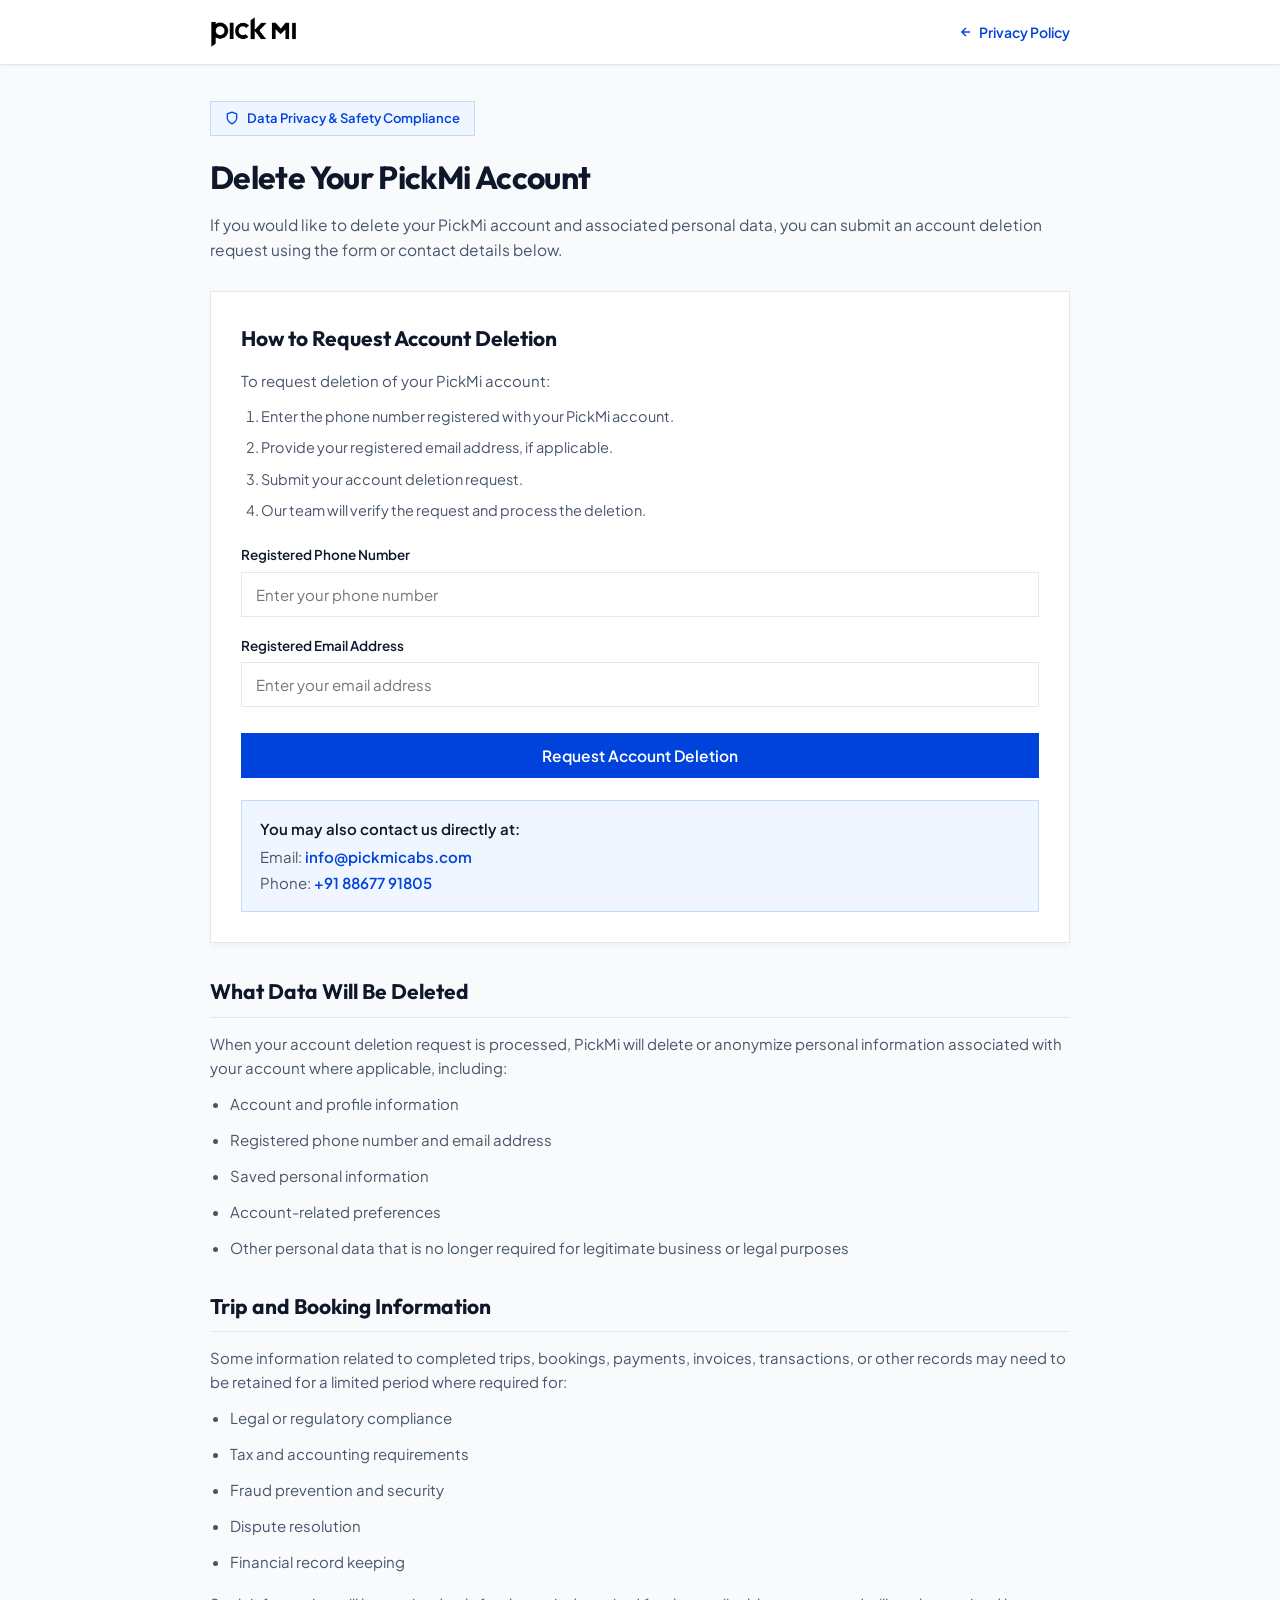
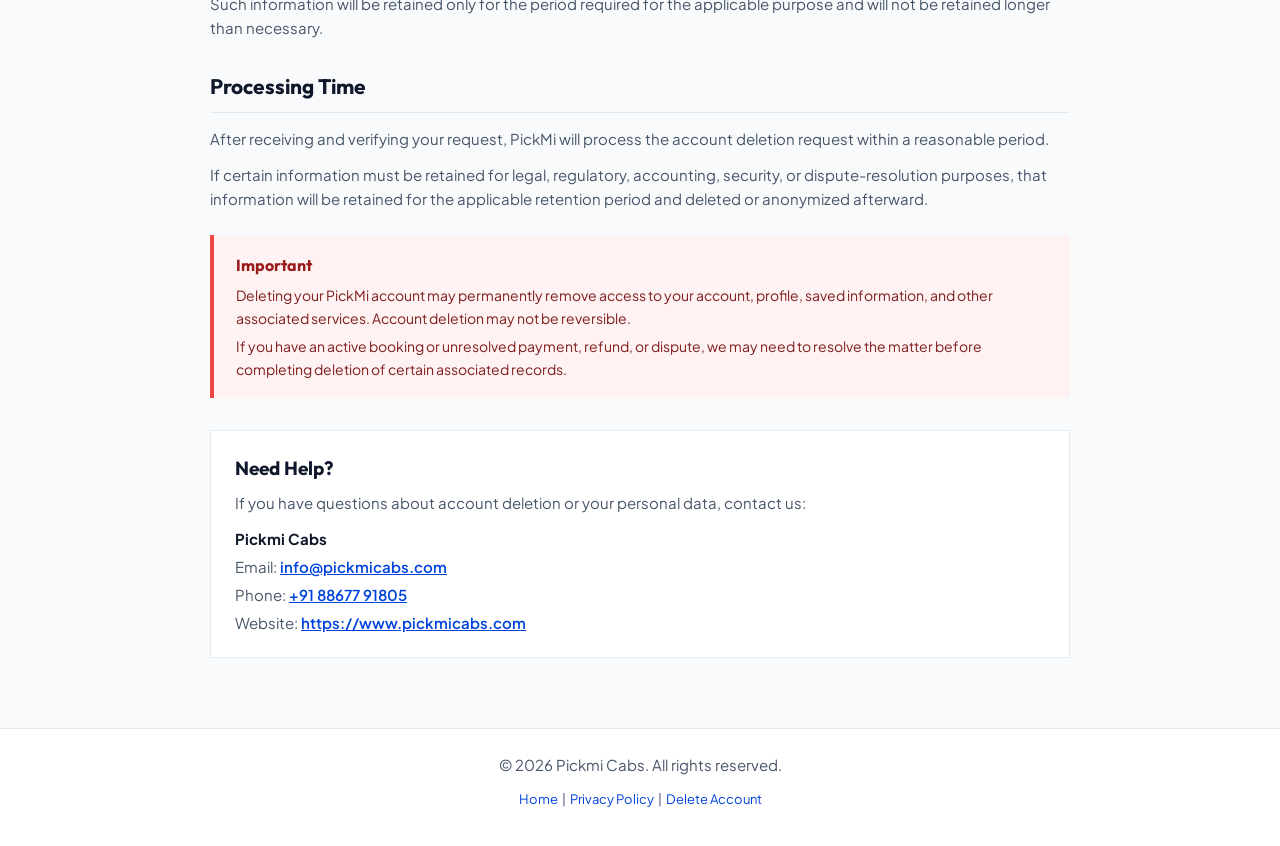
<file: account-deletion.html>
<!DOCTYPE html>
<html lang="en">
<head>
  <meta charset="UTF-8">
  <meta name="viewport" content="width=device-width, initial-scale=1.0">
  <title>Delete Your Pickmi Account | Pickmi Cabs</title>
  <meta name="description" content="Submit an account deletion request for your PickMi account and associated personal data. Compliant with Google Play &amp; App Store Data Safety policy requirements.">
  <meta name="keywords" content="PickMi delete account, PickMi account deletion request, PickMi privacy, remove account data">
  <link rel="canonical" href="https://www.pickmicabs.com/account-deletion.html">

  <!-- Favicon System (Multi-resolution, cross-browser, cache-busted) -->
  <link rel="shortcut icon" href="favicon.ico?v=3">
  <link rel="icon" type="image/x-icon" href="favicon.ico?v=3">
  <link rel="icon" type="image/png" sizes="16x16" href="assets/favicon-16x16.png?v=3">
  <link rel="icon" type="image/png" sizes="32x32" href="assets/favicon-32x32.png?v=3">
  <link rel="icon" type="image/png" sizes="48x48" href="assets/favicon-48x48.png?v=3">
  <link rel="icon" type="image/png" sizes="96x96" href="assets/favicon-96x96.png?v=3">
  <link rel="icon" type="image/png" sizes="192x192" href="assets/favicon-192x192.png?v=3">
  <link rel="apple-touch-icon" sizes="180x180" href="assets/apple-touch-icon.png?v=3">
  <link rel="manifest" href="site.webmanifest?v=3">
  <meta name="theme-color" content="#0043DC">

  <!-- Google Fonts -->
  <link rel="preconnect" href="https://fonts.googleapis.com">
  <link rel="preconnect" href="https://fonts.gstatic.com" crossorigin>
  <link href="https://fonts.googleapis.com/css2?family=Outfit:wght@500;600;700;800&family=Plus+Jakarta+Sans:wght@400;500;600;700&display=swap" rel="stylesheet">

  <style>
    :root {
      --primary: #0043DC;
      --primary-hover: #0033B3;
      --success: #10B981;
      --danger: #EF4444;
      --text-main: #0F172A;
      --text-muted: #475569;
      --bg-body: #F8FAFC;
      --bg-card: #FFFFFF;
      --border: #E2E8F0;
      --radius: 0px;
    }

    * { box-sizing: border-box; margin: 0; padding: 0; border-radius: 0px !important; -webkit-border-radius: 0px !important; }
    *, *::before, *::after { border-radius: 0px !important; -webkit-border-radius: 0px !important; }

    body {
      font-family: 'Plus Jakarta Sans', -apple-system, BlinkMacSystemFont, 'Segoe UI', Roboto, sans-serif;
      background-color: var(--bg-body);
      color: var(--text-main);
      line-height: 1.6;
      -webkit-font-smoothing: antialiased;
    }

    header {
      border-bottom: 1px solid var(--border);
      padding: 16px 0;
      background: #FFFFFF;
      position: sticky;
      top: 0;
      z-index: 100;
      box-shadow: 0 1px 3px rgba(0,0,0,0.05);
    }

    .header-container {
      max-width: 900px;
      margin: 0 auto;
      padding: 0 20px;
      display: flex;
      align-items: center;
      justify-content: space-between;
    }

    .brand-link {
      display: inline-flex;
      align-items: center;
      text-decoration: none;
    }

    .brand-logo {
      height: 32px;
      width: auto;
      display: block;
    }

    .brand-text {
      font-family: 'Outfit', sans-serif;
      font-size: 24px;
      font-weight: 700;
      color: #0F172A;
    }

    .brand-text span { color: var(--primary); }

    .nav-back {
      font-size: 14px;
      font-weight: 600;
      color: var(--primary);
      text-decoration: none;
      display: inline-flex;
      align-items: center;
      gap: 6px;
    }
    .nav-back:hover { text-decoration: underline; }

    .container {
      max-width: 900px;
      margin: 36px auto 70px;
      padding: 0 20px;
    }

    .hero-badge {
      display: inline-flex;
      align-items: center;
      gap: 8px;
      background: #EFF6FF;
      color: var(--primary);
      border: 1px solid #BFDBFE;
      padding: 6px 14px;
      border-radius: 999px;
      font-size: 13px;
      font-weight: 600;
      margin-bottom: 16px;
    }

    .hero-badge svg {
      width: 14px;
      height: 14px;
    }

    h1 {
      font-family: 'Outfit', sans-serif;
      font-size: 32px;
      font-weight: 700;
      color: var(--text-main);
      margin-bottom: 10px;
      letter-spacing: -0.02em;
    }

    .subtitle {
      font-size: 15.5px;
      color: var(--text-muted);
      margin-bottom: 28px;
    }

    .card {
      background: var(--bg-card);
      border: 1px solid var(--border);
      border-radius: var(--radius);
      padding: 30px;
      box-shadow: 0 4px 6px -1px rgba(0, 0, 0, 0.04);
      margin-bottom: 32px;
    }

    .card-title {
      font-family: 'Outfit', sans-serif;
      font-size: 21px;
      font-weight: 700;
      margin-bottom: 14px;
      color: var(--text-main);
    }

    .instructions-list {
      margin-bottom: 22px;
      padding-left: 20px;
    }

    .instructions-list li {
      color: var(--text-muted);
      font-size: 14.5px;
      margin-bottom: 8px;
    }

    .form-group {
      margin-bottom: 18px;
    }

    .form-label {
      display: block;
      font-size: 13.5px;
      font-weight: 600;
      color: var(--text-main);
      margin-bottom: 6px;
    }

    .form-control {
      width: 100%;
      padding: 12px 14px;
      border: 1px solid var(--border);
      border-radius: 8px;
      font-size: 15px;
      font-family: inherit;
      color: var(--text-main);
      background-color: #FFFFFF;
      transition: border-color 0.2s, box-shadow 0.2s;
    }

    .form-control:focus {
      outline: none;
      border-color: var(--primary);
      box-shadow: 0 0 0 3px rgba(0, 67, 220, 0.15);
    }

    .btn-submit {
      width: 100%;
      background-color: var(--primary);
      color: #FFFFFF;
      border: none;
      padding: 13px 24px;
      border-radius: 8px;
      font-size: 15.5px;
      font-weight: 600;
      font-family: inherit;
      cursor: pointer;
      transition: background-color 0.2s;
      margin-top: 8px;
    }

    .btn-submit:hover {
      background-color: var(--primary-hover);
    }

    .contact-box {
      background-color: #EFF6FF;
      border: 1px solid #BFDBFE;
      border-radius: 8px;
      padding: 16px 18px;
      margin-top: 22px;
      font-size: 14px;
    }

    .contact-box a {
      color: var(--primary);
      font-weight: 600;
      text-decoration: none;
    }

    .contact-box a:hover {
      text-decoration: underline;
    }

    h2 {
      font-family: 'Outfit', sans-serif;
      font-size: 21px;
      font-weight: 700;
      margin: 30px 0 14px;
      color: var(--text-main);
      border-bottom: 1.5px solid var(--border);
      padding-bottom: 8px;
    }

    p, li {
      color: var(--text-muted);
      font-size: 15px;
      margin-bottom: 12px;
    }

    ul {
      padding-left: 20px;
      margin-bottom: 18px;
    }

    .important-box {
      background-color: #FEF2F2;
      border-left: 4px solid var(--danger);
      padding: 18px 22px;
      border-radius: 8px;
      margin: 24px 0;
    }

    .important-box h3 {
      color: #991B1B;
      font-size: 16px;
      margin-bottom: 6px;
      font-family: 'Outfit', sans-serif;
    }

    .important-box p {
      color: #7F1D1D;
      font-size: 14px;
      margin-bottom: 6px;
    }

    .important-box p:last-child {
      margin-bottom: 0;
    }

    .help-section {
      background: var(--bg-card);
      border: 1px solid var(--border);
      padding: 22px 24px;
      border-radius: var(--radius);
      margin-top: 32px;
    }

    .help-section h3 {
      font-family: 'Outfit', sans-serif;
      font-size: 19px;
      margin-bottom: 8px;
    }

    .success-card {
      display: none;
      background: #ECFDF5;
      border: 1px solid #A7F3D0;
      border-radius: var(--radius);
      padding: 28px;
      text-align: center;
      margin-bottom: 20px;
    }

    .success-icon {
      width: 44px;
      height: 44px;
      background: #D1FAE5;
      color: var(--success);
      border-radius: 50%;
      display: flex;
      align-items: center;
      justify-content: center;
      margin: 0 auto 12px;
      font-size: 22px;
      font-weight: bold;
    }

    footer {
      border-top: 1px solid var(--border);
      padding: 24px 0;
      text-align: center;
      font-size: 13.5px;
      color: var(--text-muted);
      background: #FFFFFF;
    }

    footer a {
      color: var(--primary);
      text-decoration: none;
    }
    footer a:hover { text-decoration: underline; }
  </style>
</head>
<body>

  <!-- HEADER -->
  <header>
    <div class="header-container">
      <a href="index.html" class="brand-link" aria-label="Pickmi Home">
        <img src="assets/logo.png" alt="Pickmi Cabs Logo" class="brand-logo" onerror="this.style.display='none';this.nextElementSibling.style.display='inline';">
        <span class="brand-text" style="display:none;">Pick<span>mi</span></span>
      </a>
      <a href="privacy-policy.html" class="nav-back">
        <svg width="14" height="14" viewBox="0 0 24 24" fill="none" stroke="currentColor" stroke-width="2.5">
          <line x1="19" y1="12" x2="5" y2="12"></line>
          <polyline points="12 19 5 12 12 5"></polyline>
        </svg>
        Privacy Policy
      </a>
    </div>
  </header>

  <main class="container">
    <div class="hero-badge">
      <svg viewBox="0 0 24 24" fill="none" stroke="currentColor" stroke-width="2.2" stroke-linecap="round" stroke-linejoin="round">
        <path d="M12 22s8-4 8-10V5l-8-3-8 3v7c0 6 8 10 8 10z"></path>
      </svg>
      Data Privacy &amp; Safety Compliance
    </div>

    <h1>Delete Your PickMi Account</h1>
    <p class="subtitle">
      If you would like to delete your PickMi account and associated personal data, you can submit an account deletion request using the form or contact details below.
    </p>

    <!-- FORM CARD -->
    <div class="card">
      <div class="card-title">How to Request Account Deletion</div>
      <p style="margin-bottom: 12px;">To request deletion of your PickMi account:</p>
      <ol class="instructions-list">
        <li>Enter the phone number registered with your PickMi account.</li>
        <li>Provide your registered email address, if applicable.</li>
        <li>Submit your account deletion request.</li>
        <li>Our team will verify the request and process the deletion.</li>
      </ol>

      <!-- Success Notification -->
      <div id="successCard" class="success-card">
        <div class="success-icon">&#10003;</div>
        <h3 style="font-family:'Outfit', sans-serif; font-size:20px; color:#065F46; margin-bottom:8px;">Account Deletion Request Submitted</h3>
        <p style="font-size:14px; color:#047857; margin-bottom:16px;">
          Your request has been received. Our team will verify your details and process the deletion request.
        </p>
        <button type="button" class="btn-submit" style="background:#059669; max-width:260px; margin:0 auto;" onclick="resetForm()">Submit Another Request</button>
      </div>

      <!-- Deletion Form -->
      <form id="deletionForm" onsubmit="handleFormSubmit(event)">
        <div class="form-group">
          <label class="form-label" for="phone">Registered Phone Number</label>
          <input type="tel" class="form-control" id="phone" placeholder="Enter your phone number" required>
        </div>

        <div class="form-group">
          <label class="form-label" for="email">Registered Email Address</label>
          <input type="email" class="form-control" id="email" placeholder="Enter your email address">
        </div>

        <button type="submit" class="btn-submit">Request Account Deletion</button>
      </form>

      <div class="contact-box">
        <p style="margin-bottom: 4px; font-weight: 600; color: var(--text-main);">You may also contact us directly at:</p>
        <p style="margin-bottom: 2px;">Email: <a href="mailto:info@pickmicabs.com">info@pickmicabs.com</a></p>
        <p style="margin-bottom: 0;">Phone: <a href="tel:+918867791805">+91 88677 91805</a></p>
      </div>
    </div>

    <!-- WHAT DATA WILL BE DELETED -->
    <h2>What Data Will Be Deleted</h2>
    <p>When your account deletion request is processed, PickMi will delete or anonymize personal information associated with your account where applicable, including:</p>
    <ul>
      <li>Account and profile information</li>
      <li>Registered phone number and email address</li>
      <li>Saved personal information</li>
      <li>Account-related preferences</li>
      <li>Other personal data that is no longer required for legitimate business or legal purposes</li>
    </ul>

    <!-- TRIP AND BOOKING INFORMATION -->
    <h2>Trip and Booking Information</h2>
    <p>Some information related to completed trips, bookings, payments, invoices, transactions, or other records may need to be retained for a limited period where required for:</p>
    <ul>
      <li>Legal or regulatory compliance</li>
      <li>Tax and accounting requirements</li>
      <li>Fraud prevention and security</li>
      <li>Dispute resolution</li>
      <li>Financial record keeping</li>
    </ul>
    <p>Such information will be retained only for the period required for the applicable purpose and will not be retained longer than necessary.</p>

    <!-- PROCESSING TIME -->
    <h2>Processing Time</h2>
    <p>After receiving and verifying your request, PickMi will process the account deletion request within a reasonable period.</p>
    <p>If certain information must be retained for legal, regulatory, accounting, security, or dispute-resolution purposes, that information will be retained for the applicable retention period and deleted or anonymized afterward.</p>

    <!-- IMPORTANT -->
    <div class="important-box">
      <h3>Important</h3>
      <p>Deleting your PickMi account may permanently remove access to your account, profile, saved information, and other associated services. Account deletion may not be reversible.</p>
      <p>If you have an active booking or unresolved payment, refund, or dispute, we may need to resolve the matter before completing deletion of certain associated records.</p>
    </div>

    <!-- NEED HELP -->
    <div class="help-section">
      <h3>Need Help?</h3>
      <p style="margin-bottom: 12px;">If you have questions about account deletion or your personal data, contact us:</p>
      <p style="margin-bottom: 4px; font-weight: 700; color: var(--text-main);">Pickmi Cabs</p>
      <p style="margin-bottom: 4px;">Email: <a href="mailto:info@pickmicabs.com" style="color: var(--primary); font-weight: 600;">info@pickmicabs.com</a></p>
      <p style="margin-bottom: 4px;">Phone: <a href="tel:+918867791805" style="color: var(--primary); font-weight: 600;">+91 88677 91805</a></p>
      <p style="margin-bottom: 0;">Website: <a href="https://www.pickmicabs.com" target="_blank" style="color: var(--primary); font-weight: 600;">https://www.pickmicabs.com</a></p>
    </div>

  </main>

  <!-- FOOTER -->
  <footer>
    <div style="max-width:900px; margin:0 auto; padding:0 20px;">
      <p>&copy; 2026 Pickmi Cabs. All rights reserved.</p>
      <p style="margin-top:6px; font-size:13px;">
        <a href="index.html">Home</a> &nbsp;|&nbsp;
        <a href="privacy-policy.html">Privacy Policy</a> &nbsp;|&nbsp;
        <a href="account-deletion.html">Delete Account</a>
      </p>
    </div>
  </footer>

  <script>
    function handleFormSubmit(event) {
      event.preventDefault();
      const phone = document.getElementById("phone").value.trim();
      if (!phone) {
        alert("Please enter your registered phone number.");
        return;
      }
      document.getElementById("deletionForm").style.display = "none";
      document.getElementById("successCard").style.display = "block";
    }

    function resetForm() {
      document.getElementById("deletionForm").reset();
      document.getElementById("deletionForm").style.display = "block";
      document.getElementById("successCard").style.display = "none";
    }
  </script>

</body>
</html>
</file>
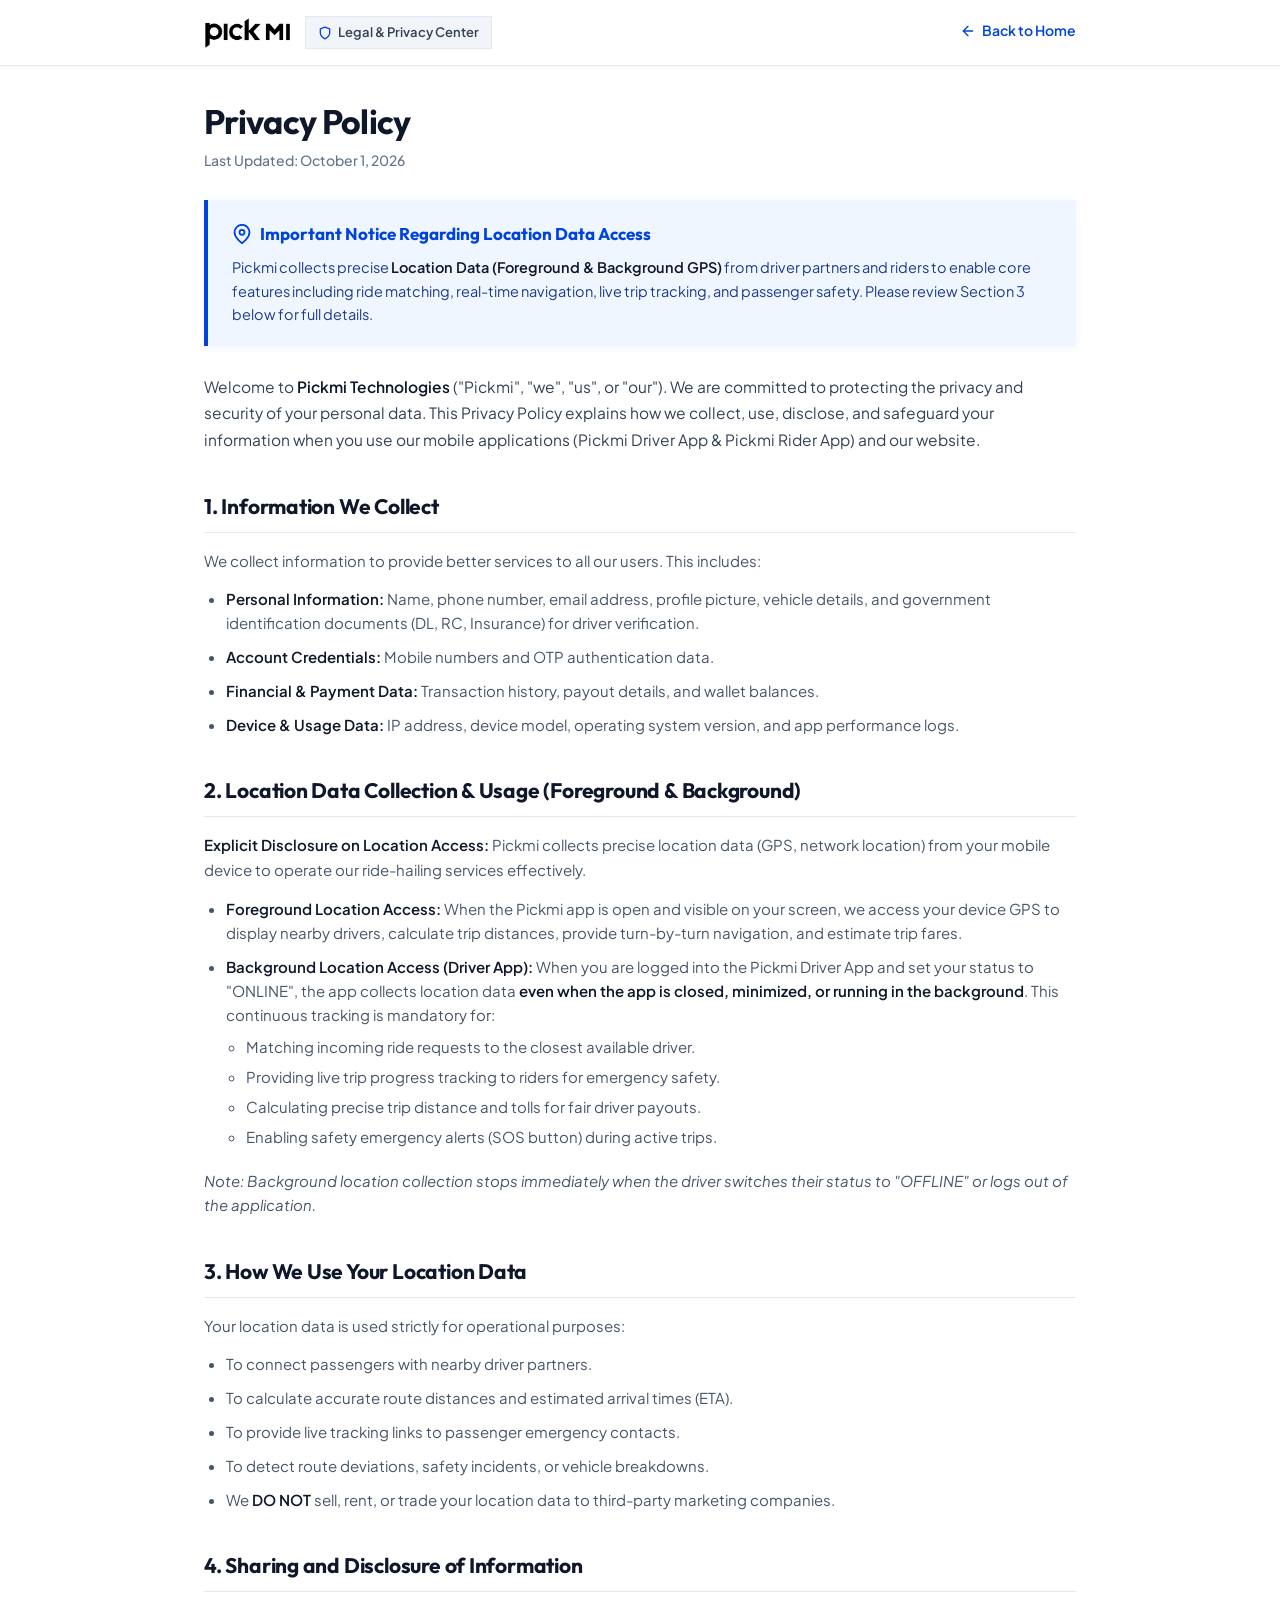
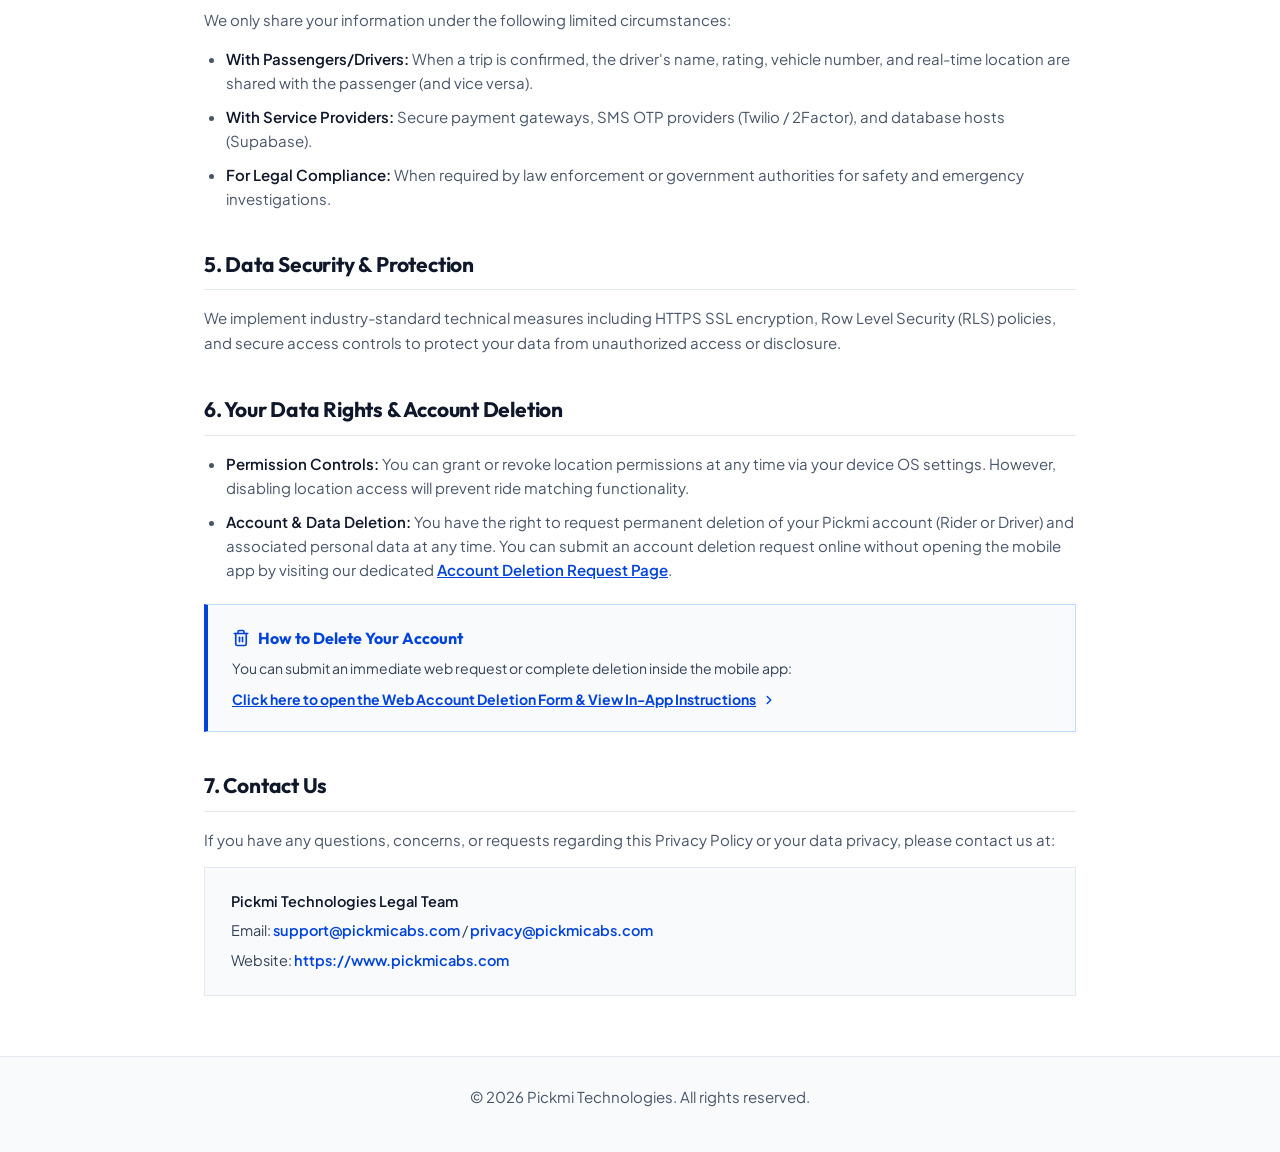
<file: privacy-policy.html>
<!DOCTYPE html>
<html lang="en">
<head>
  <meta charset="UTF-8">
  <meta name="viewport" content="width=device-width, initial-scale=1.0">
  <title>Privacy Policy - Pickmi Cabs &amp; Driver Partner App</title>
  <meta name="description" content="Pickmi Privacy Policy - Clear information on how we handle user data, location services, background GPS tracking, and security.">
  <meta name="keywords" content="Pickmi privacy policy, Pickmi cabs privacy, driver GPS tracking disclosure, location permissions, Pickmi data safety">
  <link rel="canonical" href="https://www.pickmicabs.com/privacy-policy.html">

  <!-- Favicon System (Multi-resolution, cross-browser, cache-busted) -->
  <link rel="shortcut icon" href="favicon.ico?v=3">
  <link rel="icon" type="image/x-icon" href="favicon.ico?v=3">
  <link rel="icon" type="image/png" sizes="16x16" href="assets/favicon-16x16.png?v=3">
  <link rel="icon" type="image/png" sizes="32x32" href="assets/favicon-32x32.png?v=3">
  <link rel="icon" type="image/png" sizes="48x48" href="assets/favicon-48x48.png?v=3">
  <link rel="icon" type="image/png" sizes="96x96" href="assets/favicon-96x96.png?v=3">
  <link rel="icon" type="image/png" sizes="192x192" href="assets/favicon-192x192.png?v=3">
  <link rel="apple-touch-icon" sizes="180x180" href="assets/apple-touch-icon.png?v=3">
  <link rel="manifest" href="site.webmanifest?v=3">
  <meta name="theme-color" content="#0043DC">

  <!-- Google Fonts -->
  <link rel="preconnect" href="https://fonts.googleapis.com">
  <link rel="preconnect" href="https://fonts.gstatic.com" crossorigin>
  <link href="https://fonts.googleapis.com/css2?family=Outfit:wght@500;600;700;800&family=Plus+Jakarta+Sans:wght@400;500;600;700&display=swap" rel="stylesheet">

  <style>
    :root {
      --primary: #0043DC;
      --primary-hover: #0033B3;
      --primary-light: #EFF6FF;
      --primary-border: #BFDBFE;
      --text-main: #0F172A;
      --text-muted: #475569;
      --text-sub: #64748B;
      --bg-body: #FFFFFF;
      --bg-card: #F8FAFC;
      --border: #E2E8F0;
      --border-dark: #CBD5E1;
    }

    * {
      box-sizing: border-box;
      margin: 0;
      padding: 0;
      border-radius: 0px !important;
      -webkit-border-radius: 0px !important;
    }

    *, *::before, *::after {
      border-radius: 0px !important;
      -webkit-border-radius: 0px !important;
    }

    body {
      font-family: 'Plus Jakarta Sans', -apple-system, BlinkMacSystemFont, 'Segoe UI', Roboto, sans-serif;
      background-color: var(--bg-body);
      color: var(--text-main);
      line-height: 1.65;
      padding: 0;
      -webkit-font-smoothing: antialiased;
      -moz-osx-font-smoothing: grayscale;
    }

    /* Top Navigation Header */
    header {
      border-bottom: 1px solid var(--border);
      padding: 16px 0;
      background: #FFFFFF;
      position: sticky;
      top: 0;
      z-index: 100;
      box-shadow: 0 1px 4px rgba(15, 23, 42, 0.04);
    }

    .header-container {
      max-width: 920px;
      margin: 0 auto;
      padding: 0 24px;
      display: flex;
      align-items: center;
      justify-content: space-between;
      gap: 16px;
    }

    .header-left {
      display: flex;
      align-items: center;
      gap: 14px;
    }

    .brand-link {
      display: inline-flex;
      align-items: center;
      text-decoration: none;
    }

    .brand-logo {
      height: 32px;
      width: auto;
      display: block;
    }

    .brand-text {
      font-family: 'Outfit', sans-serif;
      font-size: 24px;
      font-weight: 700;
      color: #0F172A;
      letter-spacing: -0.02em;
    }

    .brand-text span {
      color: var(--primary);
    }

    .header-badge {
      display: inline-flex;
      align-items: center;
      gap: 6px;
      background: #F1F5F9;
      color: #334155;
      font-size: 13px;
      font-weight: 600;
      padding: 5px 12px;
      border-radius: 9999px;
      border: 1px solid #E2E8F0;
    }

    .header-badge svg {
      color: var(--primary);
      width: 14px;
      height: 14px;
    }

    .header-right a {
      display: inline-flex;
      align-items: center;
      gap: 6px;
      color: var(--primary);
      text-decoration: none;
      font-size: 14px;
      font-weight: 600;
      transition: color 0.15s ease;
    }

    .header-right a:hover {
      color: var(--primary-hover);
      text-decoration: underline;
    }

    /* Main Container */
    .container {
      max-width: 920px;
      margin: 36px auto 60px;
      padding: 0 24px;
    }

    .doc-meta {
      margin-bottom: 24px;
    }

    h1 {
      font-family: 'Outfit', sans-serif;
      font-size: 34px;
      font-weight: 700;
      color: var(--text-main);
      letter-spacing: -0.02em;
      margin-bottom: 6px;
      line-height: 1.2;
    }

    .effective-date {
      color: var(--text-sub);
      font-size: 14px;
      font-weight: 500;
    }

    /* Highlight Notice Callout Box */
    .highlight-box {
      background-color: var(--primary-light);
      border-left: 4px solid var(--primary);
      border-radius: 10px;
      padding: 20px 24px;
      margin: 28px 0;
      box-shadow: 0 2px 8px rgba(0, 67, 220, 0.05);
    }

    .highlight-box-header {
      display: flex;
      align-items: center;
      gap: 8px;
      margin-bottom: 8px;
    }

    .highlight-box-header svg {
      width: 20px;
      height: 20px;
      color: var(--primary);
      flex-shrink: 0;
    }

    .highlight-box h3 {
      color: var(--primary);
      font-family: 'Outfit', sans-serif;
      font-size: 17px;
      font-weight: 700;
    }

    .highlight-box p {
      color: #1E3A8A;
      font-size: 14.5px;
      line-height: 1.6;
      margin-bottom: 0;
    }

    .intro-paragraph {
      font-size: 15.5px;
      color: #334155;
      line-height: 1.7;
      margin-bottom: 28px;
    }

    /* Section Headings */
    h2 {
      font-family: 'Outfit', sans-serif;
      font-size: 21px;
      font-weight: 700;
      margin: 36px 0 16px;
      color: var(--text-main);
      border-bottom: 1.5px solid var(--border);
      padding-bottom: 8px;
      display: flex;
      align-items: center;
      gap: 10px;
      letter-spacing: -0.01em;
    }

    p {
      color: var(--text-muted);
      font-size: 15px;
      margin-bottom: 14px;
      line-height: 1.65;
    }

    strong {
      color: var(--text-main);
      font-weight: 600;
    }

    ul {
      padding-left: 22px;
      margin: 12px 0 20px;
    }

    li {
      color: var(--text-muted);
      font-size: 15px;
      margin-bottom: 10px;
      line-height: 1.6;
    }

    li ul {
      margin: 8px 0 10px;
      padding-left: 20px;
    }

    li ul li {
      margin-bottom: 6px;
    }

    /* Account Deletion Callout Card */
    .deletion-card {
      background-color: #F8FAFC;
      border: 1px solid var(--primary-border);
      border-left: 4px solid var(--primary);
      border-radius: 10px;
      padding: 20px 24px;
      margin: 22px 0;
    }

    .deletion-card-title {
      display: flex;
      align-items: center;
      gap: 8px;
      font-family: 'Outfit', sans-serif;
      font-size: 16px;
      font-weight: 700;
      color: var(--primary);
      margin-bottom: 6px;
    }

    .deletion-card-title svg {
      width: 18px;
      height: 18px;
      color: var(--primary);
    }

    .deletion-card p {
      font-size: 14px;
      margin-bottom: 8px;
      color: #334155;
    }

    .deletion-link {
      display: inline-flex;
      align-items: center;
      gap: 6px;
      color: var(--primary);
      font-weight: 700;
      font-size: 14px;
      text-decoration: underline;
      transition: color 0.15s ease;
    }

    .deletion-link:hover {
      color: var(--primary-hover);
    }

    /* Contact Card */
    .contact-card {
      background-color: var(--bg-card);
      border: 1px solid var(--border);
      padding: 22px 26px;
      border-radius: 10px;
      margin-top: 14px;
    }

    .contact-card p {
      margin-bottom: 6px;
      font-size: 14.5px;
      color: #334155;
    }

    .contact-card p:last-child {
      margin-bottom: 0;
    }

    .contact-card a {
      color: var(--primary);
      text-decoration: none;
      font-weight: 600;
    }

    .contact-card a:hover {
      text-decoration: underline;
    }

    /* Footer */
    footer {
      border-top: 1px solid var(--border);
      padding: 28px 24px;
      text-align: center;
      font-size: 13.5px;
      color: var(--text-sub);
      background: #F8FAFC;
    }

    @media (max-width: 640px) {
      .header-container {
        padding: 0 16px;
      }
      .container {
        padding: 0 16px;
        margin-top: 24px;
      }
      h1 {
        font-size: 28px;
      }
      h2 {
        font-size: 19px;
      }
      .highlight-box, .deletion-card, .contact-card {
        padding: 16px 18px;
      }
    }
  </style>
</head>
<body>

  <!-- Top Sticky Header -->
  <header>
    <div class="header-container">
      <div class="header-left">
        <a href="index.html" class="brand-link" aria-label="Pickmi Home">
          <img src="assets/logo.png" alt="Pickmi Cabs Logo" class="brand-logo" onerror="this.style.display='none';this.nextElementSibling.style.display='inline';">
          <span class="brand-text" style="display:none;">Pick<span>mi</span></span>
        </a>
        <span class="header-badge">
          <svg viewBox="0 0 24 24" fill="none" stroke="currentColor" stroke-width="2.2" stroke-linecap="round" stroke-linejoin="round">
            <path d="M12 22s8-4 8-10V5l-8-3-8 3v7c0 6 8 10 8 10z"></path>
          </svg>
          Legal &amp; Privacy Center
        </span>
      </div>
      <div class="header-right">
        <a href="index.html">
          <svg width="16" height="16" viewBox="0 0 24 24" fill="none" stroke="currentColor" stroke-width="2" stroke-linecap="round" stroke-linejoin="round">
            <line x1="19" y1="12" x2="5" y2="12"></line>
            <polyline points="12 19 5 12 12 5"></polyline>
          </svg>
          Back to Home
        </a>
      </div>
    </div>
  </header>

  <!-- Document Body Container -->
  <main class="container">
    <div class="doc-meta">
      <h1>Privacy Policy</h1>
      <p class="effective-date">Last Updated: October 1, 2026</p>
    </div>

    <!-- Location Disclosure Highlight Callout -->
    <div class="highlight-box">
      <div class="highlight-box-header">
        <svg viewBox="0 0 24 24" fill="none" stroke="currentColor" stroke-width="2.2" stroke-linecap="round" stroke-linejoin="round">
          <path d="M21 10c0 7-9 13-9 13s-9-6-9-13a9 9 0 0 1 18 0z"></path>
          <circle cx="12" cy="10" r="3"></circle>
        </svg>
        <h3>Important Notice Regarding Location Data Access</h3>
      </div>
      <p>
        Pickmi collects precise <strong>Location Data (Foreground &amp; Background GPS)</strong> from driver partners and riders to enable core features including ride matching, real-time navigation, live trip tracking, and passenger safety. Please review Section 3 below for full details.
      </p>
    </div>

    <p class="intro-paragraph">
      Welcome to <strong>Pickmi Technologies</strong> ("Pickmi", "we", "us", or "our"). We are committed to protecting the privacy and security of your personal data. This Privacy Policy explains how we collect, use, disclose, and safeguard your information when you use our mobile applications (Pickmi Driver App &amp; Pickmi Rider App) and our website.
    </p>

    <!-- SECTION 1 -->
    <h2>1. Information We Collect</h2>
    <p>We collect information to provide better services to all our users. This includes:</p>
    <ul>
      <li><strong>Personal Information:</strong> Name, phone number, email address, profile picture, vehicle details, and government identification documents (DL, RC, Insurance) for driver verification.</li>
      <li><strong>Account Credentials:</strong> Mobile numbers and OTP authentication data.</li>
      <li><strong>Financial &amp; Payment Data:</strong> Transaction history, payout details, and wallet balances.</li>
      <li><strong>Device &amp; Usage Data:</strong> IP address, device model, operating system version, and app performance logs.</li>
    </ul>

    <!-- SECTION 2 -->
    <h2>2. Location Data Collection &amp; Usage (Foreground &amp; Background)</h2>
    <p><strong>Explicit Disclosure on Location Access:</strong> Pickmi collects precise location data (GPS, network location) from your mobile device to operate our ride-hailing services effectively.</p>

    <ul>
      <li><strong>Foreground Location Access:</strong> When the Pickmi app is open and visible on your screen, we access your device GPS to display nearby drivers, calculate trip distances, provide turn-by-turn navigation, and estimate trip fares.</li>
      <li><strong>Background Location Access (Driver App):</strong> When you are logged into the Pickmi Driver App and set your status to "ONLINE", the app collects location data <strong>even when the app is closed, minimized, or running in the background</strong>. This continuous tracking is mandatory for:
        <ul>
          <li>Matching incoming ride requests to the closest available driver.</li>
          <li>Providing live trip progress tracking to riders for emergency safety.</li>
          <li>Calculating precise trip distance and tolls for fair driver payouts.</li>
          <li>Enabling safety emergency alerts (SOS button) during active trips.</li>
        </ul>
      </li>
    </ul>
    <p><em>Note: Background location collection stops immediately when the driver switches their status to "OFFLINE" or logs out of the application.</em></p>

    <!-- SECTION 3 -->
    <h2>3. How We Use Your Location Data</h2>
    <p>Your location data is used strictly for operational purposes:</p>
    <ul>
      <li>To connect passengers with nearby driver partners.</li>
      <li>To calculate accurate route distances and estimated arrival times (ETA).</li>
      <li>To provide live tracking links to passenger emergency contacts.</li>
      <li>To detect route deviations, safety incidents, or vehicle breakdowns.</li>
      <li>We <strong>DO NOT</strong> sell, rent, or trade your location data to third-party marketing companies.</li>
    </ul>

    <!-- SECTION 4 -->
    <h2>4. Sharing and Disclosure of Information</h2>
    <p>We only share your information under the following limited circumstances:</p>
    <ul>
      <li><strong>With Passengers/Drivers:</strong> When a trip is confirmed, the driver's name, rating, vehicle number, and real-time location are shared with the passenger (and vice versa).</li>
      <li><strong>With Service Providers:</strong> Secure payment gateways, SMS OTP providers (Twilio / 2Factor), and database hosts (Supabase).</li>
      <li><strong>For Legal Compliance:</strong> When required by law enforcement or government authorities for safety and emergency investigations.</li>
    </ul>

    <!-- SECTION 5 -->
    <h2>5. Data Security &amp; Protection</h2>
    <p>We implement industry-standard technical measures including HTTPS SSL encryption, Row Level Security (RLS) policies, and secure access controls to protect your data from unauthorized access or disclosure.</p>

    <!-- SECTION 6 -->
    <h2>6. Your Data Rights &amp; Account Deletion</h2>
    <ul>
      <li><strong>Permission Controls:</strong> You can grant or revoke location permissions at any time via your device OS settings. However, disabling location access will prevent ride matching functionality.</li>
      <li><strong>Account &amp; Data Deletion:</strong> You have the right to request permanent deletion of your Pickmi account (Rider or Driver) and associated personal data at any time. You can submit an account deletion request online without opening the mobile app by visiting our dedicated <a href="account-deletion.html" style="color: var(--primary); font-weight: 600;">Account Deletion Request Page</a>.</li>
    </ul>

    <div class="deletion-card">
      <div class="deletion-card-title">
        <svg viewBox="0 0 24 24" fill="none" stroke="currentColor" stroke-width="2.2" stroke-linecap="round" stroke-linejoin="round">
          <polyline points="3 6 5 6 21 6"></polyline>
          <path d="M19 6v14a2 2 0 0 1-2 2H7a2 2 0 0 1-2-2V6m3 0V4a2 2 0 0 1 2-2h4a2 2 0 0 1 2 2v2"></path>
          <line x1="10" y1="11" x2="10" y2="17"></line>
          <line x1="14" y1="11" x2="14" y2="17"></line>
        </svg>
        How to Delete Your Account
      </div>
      <p>You can submit an immediate web request or complete deletion inside the mobile app:</p>
      <p style="margin-bottom:0;">
        <a href="account-deletion.html" class="deletion-link">
          Click here to open the Web Account Deletion Form &amp; View In-App Instructions
          <svg width="14" height="14" viewBox="0 0 24 24" fill="none" stroke="currentColor" stroke-width="2.5" stroke-linecap="round" stroke-linejoin="round">
            <polyline points="9 18 15 12 9 6"></polyline>
          </svg>
        </a>
      </p>
    </div>

    <!-- SECTION 7 -->
    <h2>7. Contact Us</h2>
    <p>If you have any questions, concerns, or requests regarding this Privacy Policy or your data privacy, please contact us at:</p>

    <div class="contact-card">
      <p><strong>Pickmi Technologies Legal Team</strong></p>
      <p>Email: <a href="mailto:support@pickmicabs.com">support@pickmicabs.com</a> / <a href="mailto:privacy@pickmicabs.com">privacy@pickmicabs.com</a></p>
      <p>Website: <a href="https://www.pickmicabs.com" target="_blank" rel="noopener">https://www.pickmicabs.com</a></p>
    </div>
  </main>

  <!-- Footer -->
  <footer>
    <p>&copy; 2026 Pickmi Technologies. All rights reserved.</p>
  </footer>

</body>
</html>
</file>
